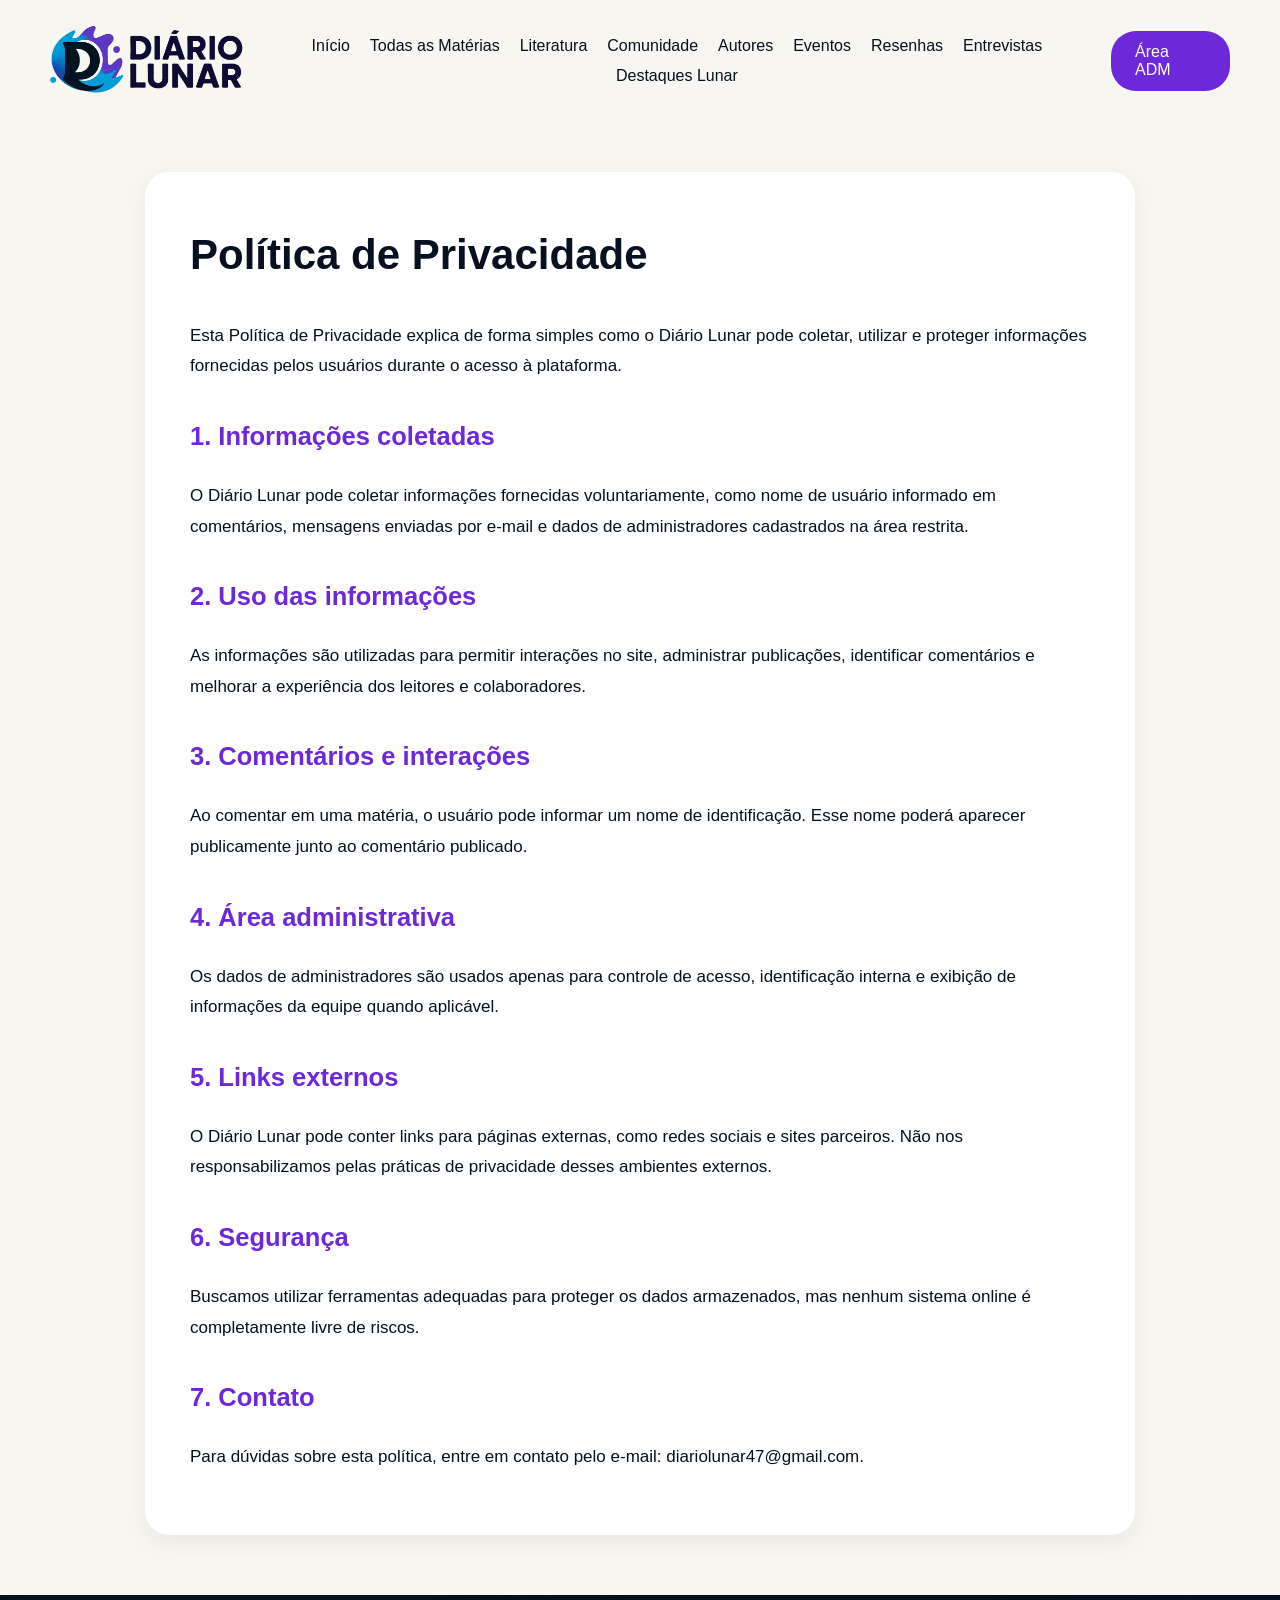
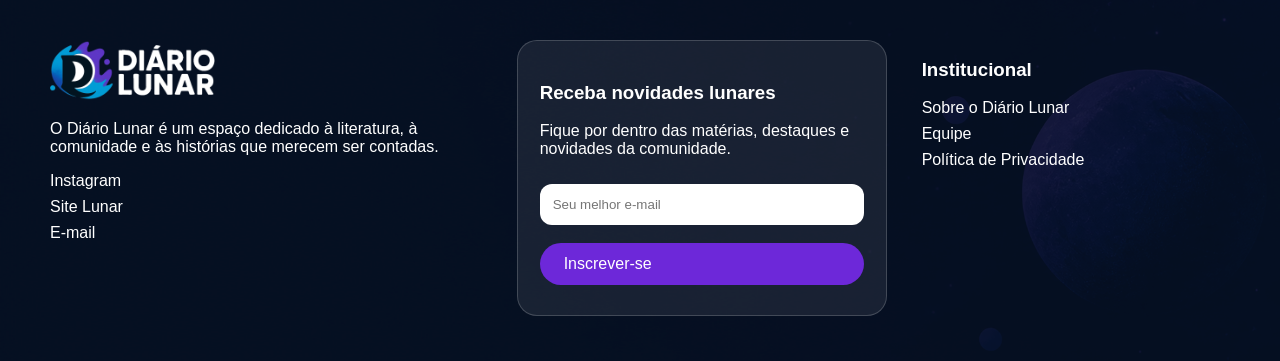
<file: privacidade.html>
<!DOCTYPE html>
<html lang="pt-br">
<head>
<meta charset="UTF-8">
<meta name="viewport" content="width=device-width, initial-scale=1.0">
<title>Política de Privacidade - Diário Lunar</title>

<link rel="icon" href="favicon.png">
<link rel="apple-touch-icon" href="favicon.png">

<style>
body { margin:0; font-family:Arial,sans-serif; background:#F8F6F1; color:#07101F; }
.navbar { display:flex; justify-content:space-between; align-items:center; padding:24px 50px; }
.logo img { height:70px; }
.menu { display:flex; flex-wrap:wrap; justify-content:center; }
.menu a { margin:6px 10px; text-decoration:none; color:#07101F; font-weight:500; }
.btn { background:#6D28D9; color:white; padding:12px 24px; border-radius:25px; text-decoration:none; display:inline-block; border:none; cursor:pointer; }
.page { max-width:900px; margin:50px auto; background:white; padding:45px; border-radius:24px; box-shadow:0 8px 25px rgba(0,0,0,.06); line-height:1.8; font-size:17px; }
.page h1 { font-size:42px; margin-top:0; }
.page h2 { margin-top:32px; color:#6D28D9; }

.footer { background:url("footer.png") center/cover no-repeat; color:white; padding:45px 50px; margin-top:60px; display:grid; grid-template-columns:1.4fr 1.2fr 1fr; gap:35px; position:relative; }
.footer::before { content:""; position:absolute; inset:0; background:rgba(7,16,31,.82); }
.footer > * { position:relative; }
.footer a { color:white; text-decoration:none; display:block; margin:8px 0; }
.newsletter-box { background:rgba(255,255,255,.08); border:1px solid rgba(255,255,255,.18); padding:22px; border-radius:20px; }
.newsletter-box input { width:100%; box-sizing:border-box; padding:13px; border:none; border-radius:12px; margin:10px 0; }

@media(max-width:850px){ .navbar{flex-direction:column;gap:20px}.page{margin:25px;padding:28px}.footer{grid-template-columns:1fr} }
</style>
</head>

<body>

<div class="navbar">
  <div class="logo"><img src="logo-diario-lunar.png"></div>

  <div class="menu">
    <a href="/">Início</a>
    <a href="/materias.html">Todas as Matérias</a>
    <a href="/categoria.html?tipo=Literatura">Literatura</a>
    <a href="/categoria.html?tipo=Comunidade">Comunidade</a>
    <a href="/categoria.html?tipo=Autores">Autores</a>
    <a href="/categoria.html?tipo=Eventos">Eventos</a>
    <a href="/categoria.html?tipo=Resenhas">Resenhas</a>
    <a href="/categoria.html?tipo=Entrevistas">Entrevistas</a>
    <a href="/categoria.html?tipo=Destaques Lunar">Destaques Lunar</a>
  </div>

  <a href="/admin.html" class="btn">Área ADM</a>
</div>

<main class="page">
  <h1>Política de Privacidade</h1>

  <p>Esta Política de Privacidade explica de forma simples como o Diário Lunar pode coletar, utilizar e proteger informações fornecidas pelos usuários durante o acesso à plataforma.</p>

  <h2>1. Informações coletadas</h2>
  <p>O Diário Lunar pode coletar informações fornecidas voluntariamente, como nome de usuário informado em comentários, mensagens enviadas por e-mail e dados de administradores cadastrados na área restrita.</p>

  <h2>2. Uso das informações</h2>
  <p>As informações são utilizadas para permitir interações no site, administrar publicações, identificar comentários e melhorar a experiência dos leitores e colaboradores.</p>

  <h2>3. Comentários e interações</h2>
  <p>Ao comentar em uma matéria, o usuário pode informar um nome de identificação. Esse nome poderá aparecer publicamente junto ao comentário publicado.</p>

  <h2>4. Área administrativa</h2>
  <p>Os dados de administradores são usados apenas para controle de acesso, identificação interna e exibição de informações da equipe quando aplicável.</p>

  <h2>5. Links externos</h2>
  <p>O Diário Lunar pode conter links para páginas externas, como redes sociais e sites parceiros. Não nos responsabilizamos pelas práticas de privacidade desses ambientes externos.</p>

  <h2>6. Segurança</h2>
  <p>Buscamos utilizar ferramentas adequadas para proteger os dados armazenados, mas nenhum sistema online é completamente livre de riscos.</p>

  <h2>7. Contato</h2>
  <p>Para dúvidas sobre esta política, entre em contato pelo e-mail: diariolunar47@gmail.com.</p>
</main>

<div class="footer">
  <div>
    <img src="logo-diario-lunar2.png" style="height:60px; margin-right:10px;">
    <p>O Diário Lunar é um espaço dedicado à literatura, à comunidade e às histórias que merecem ser contadas.</p>
    <a href="https://www.instagram.com/_projeto.lunar?igsh=YWd2enkzMjJmeGxv" target="_blank">Instagram</a>
    <a href="https://projetolunar.com.br" target="_blank">Site Lunar</a>
    <a href="mailto:diariolunar47@gmail.com">E-mail</a>
  </div>

  <div class="newsletter-box">
    <h3>Receba novidades lunares</h3>
    <p>Fique por dentro das matérias, destaques e novidades da comunidade.</p>
    <input placeholder="Seu melhor e-mail">
    <a href="#" class="btn">Inscrever-se</a>
  </div>

  <div>
    <h3>Institucional</h3>
    <a href="/sobre.html">Sobre o Diário Lunar</a>
    <a href="/equipe.html">Equipe</a>
    <a href="/privacidade.html">Política de Privacidade</a>
  </div>
</div>

</body>
</html>
</file>
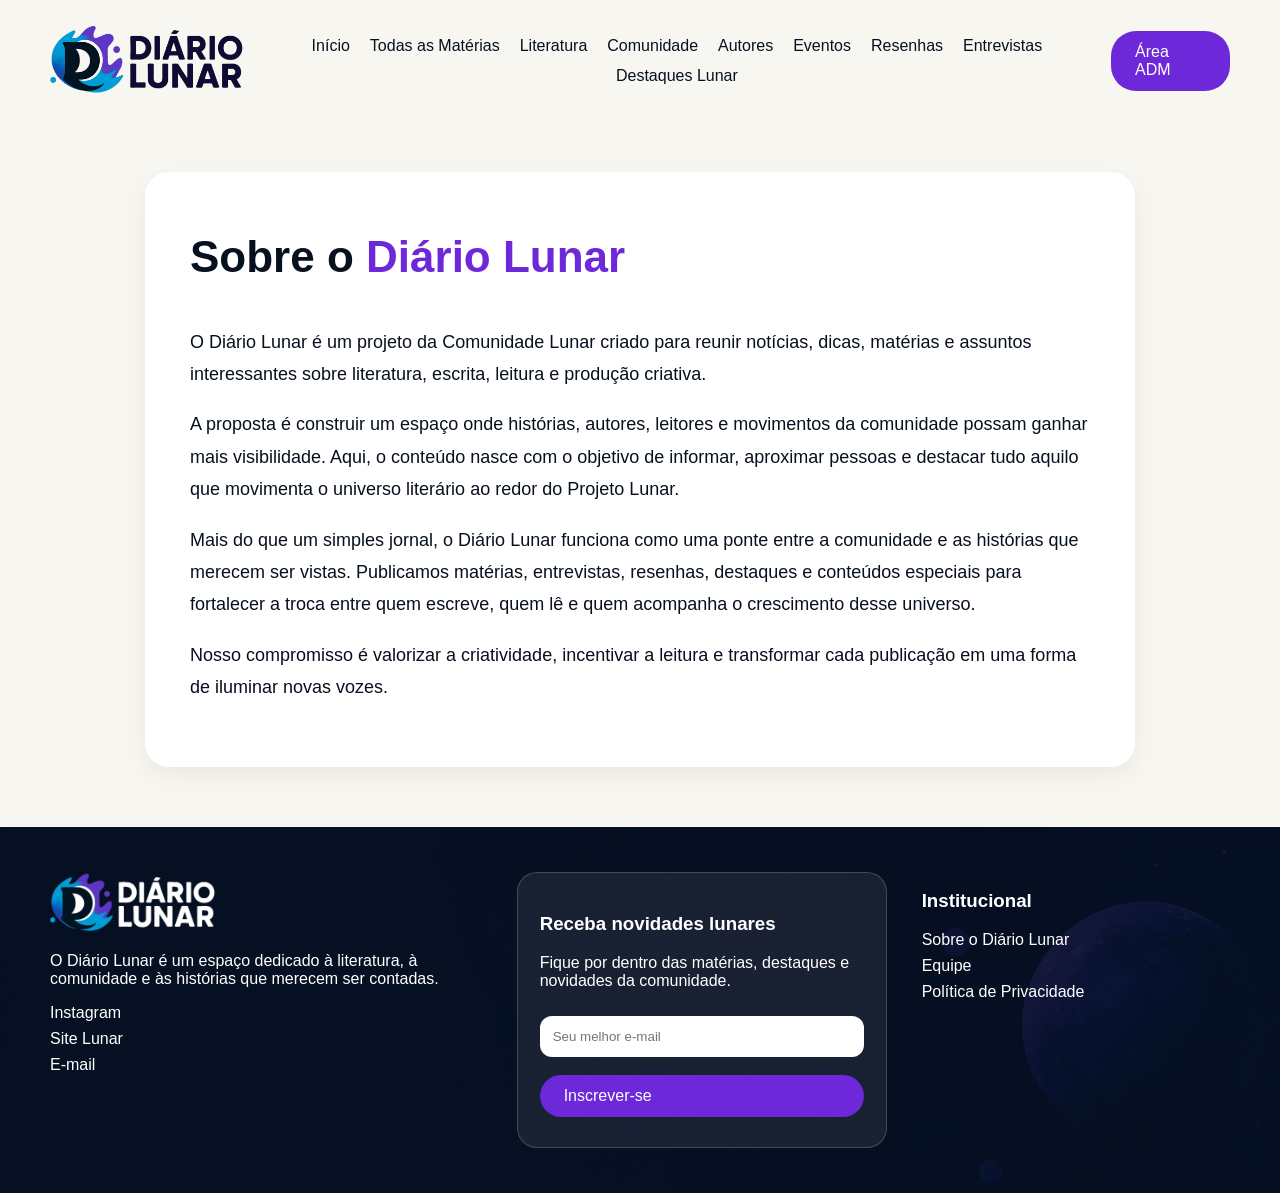
<file: sobre.html>
<!DOCTYPE html>
<html lang="pt-br">
<head>
<meta charset="UTF-8">
<meta name="viewport" content="width=device-width, initial-scale=1.0">
<title>Sobre - Diário Lunar</title>

<link rel="icon" href="favicon.png">
<link rel="apple-touch-icon" href="favicon.png">

<style>
body { margin:0; font-family:Arial,sans-serif; background:#F8F6F1; color:#07101F; }
.navbar { display:flex; justify-content:space-between; align-items:center; padding:24px 50px; }
.logo img { height:70px; }
.menu { display:flex; flex-wrap:wrap; justify-content:center; }
.menu a { margin:6px 10px; text-decoration:none; color:#07101F; font-weight:500; }
.btn { background:#6D28D9; color:white; padding:12px 24px; border-radius:25px; text-decoration:none; display:inline-block; border:none; cursor:pointer; }
.page { max-width:900px; margin:50px auto; background:white; padding:45px; border-radius:24px; box-shadow:0 8px 25px rgba(0,0,0,.06); line-height:1.8; font-size:18px; }
.page h1 { font-size:44px; margin-top:0; color:#07101F; }
.page span { color:#6D28D9; }

.footer { background:url("footer.png") center/cover no-repeat; color:white; padding:45px 50px; margin-top:60px; display:grid; grid-template-columns:1.4fr 1.2fr 1fr; gap:35px; position:relative; }
.footer::before { content:""; position:absolute; inset:0; background:rgba(7,16,31,.82); }
.footer > * { position:relative; }
.footer a { color:white; text-decoration:none; display:block; margin:8px 0; }
.newsletter-box { background:rgba(255,255,255,.08); border:1px solid rgba(255,255,255,.18); padding:22px; border-radius:20px; }
.newsletter-box input { width:100%; box-sizing:border-box; padding:13px; border:none; border-radius:12px; margin:10px 0; }

@media(max-width:850px){ .navbar{flex-direction:column;gap:20px}.page{margin:25px;padding:28px}.footer{grid-template-columns:1fr} }
</style>
</head>

<body>

<div class="navbar">
  <div class="logo"><img src="logo-diario-lunar.png"></div>

  <div class="menu">
    <a href="/">Início</a>
    <a href="/materias.html">Todas as Matérias</a>
    <a href="/categoria.html?tipo=Literatura">Literatura</a>
    <a href="/categoria.html?tipo=Comunidade">Comunidade</a>
    <a href="/categoria.html?tipo=Autores">Autores</a>
    <a href="/categoria.html?tipo=Eventos">Eventos</a>
    <a href="/categoria.html?tipo=Resenhas">Resenhas</a>
    <a href="/categoria.html?tipo=Entrevistas">Entrevistas</a>
    <a href="/categoria.html?tipo=Destaques Lunar">Destaques Lunar</a>
  </div>

  <a href="/admin.html" class="btn">Área ADM</a>
</div>

<main class="page">
  <h1>Sobre o <span>Diário Lunar</span></h1>

  <p>O Diário Lunar é um projeto da Comunidade Lunar criado para reunir notícias, dicas, matérias e assuntos interessantes sobre literatura, escrita, leitura e produção criativa.</p>

  <p>A proposta é construir um espaço onde histórias, autores, leitores e movimentos da comunidade possam ganhar mais visibilidade. Aqui, o conteúdo nasce com o objetivo de informar, aproximar pessoas e destacar tudo aquilo que movimenta o universo literário ao redor do Projeto Lunar.</p>

  <p>Mais do que um simples jornal, o Diário Lunar funciona como uma ponte entre a comunidade e as histórias que merecem ser vistas. Publicamos matérias, entrevistas, resenhas, destaques e conteúdos especiais para fortalecer a troca entre quem escreve, quem lê e quem acompanha o crescimento desse universo.</p>

  <p>Nosso compromisso é valorizar a criatividade, incentivar a leitura e transformar cada publicação em uma forma de iluminar novas vozes.</p>
</main>

<div class="footer">
  <div>
    <img src="logo-diario-lunar2.png" style="height:60px; margin-right:10px;">
    <p>O Diário Lunar é um espaço dedicado à literatura, à comunidade e às histórias que merecem ser contadas.</p>
    <a href="https://www.instagram.com/_projeto.lunar?igsh=YWd2enkzMjJmeGxv" target="_blank">Instagram</a>
    <a href="https://projetolunar.com.br" target="_blank">Site Lunar</a>
    <a href="mailto:diariolunar47@gmail.com">E-mail</a>
  </div>

  <div class="newsletter-box">
    <h3>Receba novidades lunares</h3>
    <p>Fique por dentro das matérias, destaques e novidades da comunidade.</p>
    <input placeholder="Seu melhor e-mail">
    <a href="#" class="btn">Inscrever-se</a>
  </div>

  <div>
    <h3>Institucional</h3>
    <a href="/sobre.html">Sobre o Diário Lunar</a>
    <a href="/equipe.html">Equipe</a>
    <a href="/privacidade.html">Política de Privacidade</a>
  </div>
</div>

</body>
</html>
</file>
